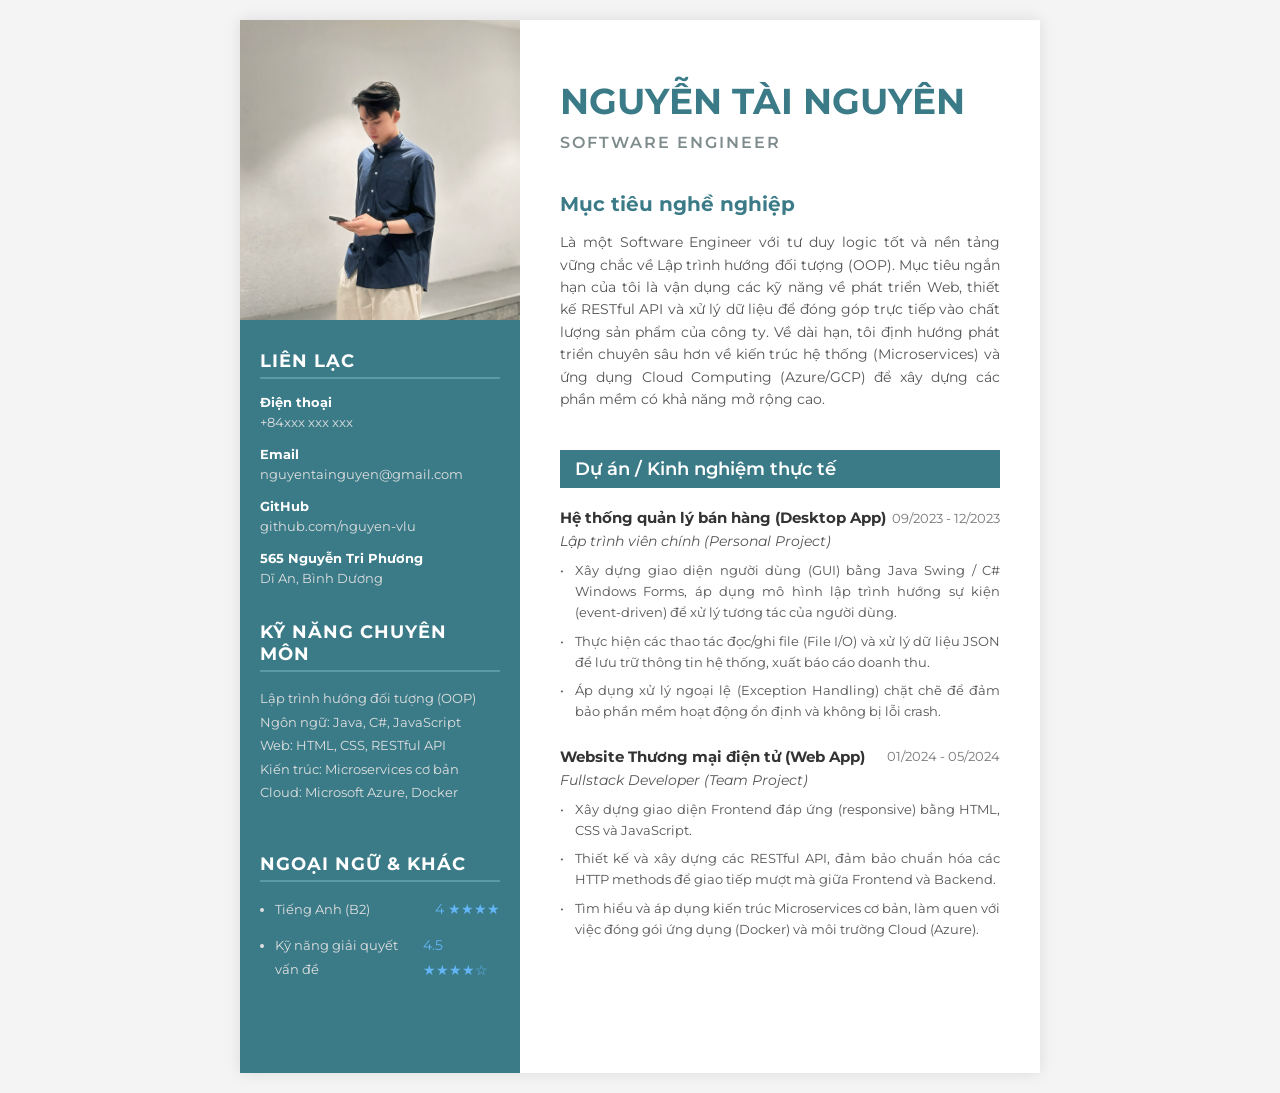
<file: index.html>
<!DOCTYPE html>
<html lang="vi">
<head>
    <meta charset="UTF-8">
    <meta name="viewport" content="width=device-width, initial-scale=1.0">
    <title>CV - Lập trình viên</title>
    <style>
        @import url('https://fonts.googleapis.com/css2?family=Montserrat:ital,wght@0,400;0,600;0,700;1,400&display=swap');

        * {
            box-sizing: border-box;
            margin: 0;
            padding: 0;
        }

        body {
            font-family: 'Montserrat', sans-serif;
            background-color: #f4f4f4;
            display: flex;
            justify-content: center;
            padding: 20px;
        }

        .cv-container {
            width: 800px;
            background-color: #ffffff;
            display: flex;
            box-shadow: 0 0 15px rgba(0, 0, 0, 0.1);
        }

        /* --- Cột trái (Sidebar) --- */
        .sidebar {
            width: 35%;
            background-color: #3b7b88;
            color: #ffffff;
            padding-bottom: 30px;
        }

        .profile-pic {
            width: 100%;
            height: auto;
            display: block;
        }

        .sidebar-content {
            padding: 30px 20px;
        }

        .sidebar-title {
            font-size: 18px;
            text-transform: uppercase;
            font-weight: 700;
            margin-bottom: 15px;
            border-bottom: 2px solid #5a9ba7;
            padding-bottom: 5px;
            letter-spacing: 1px;
        }

        .contact-item {
            margin-bottom: 15px;
        }

        .contact-label {
            font-weight: 700;
            font-size: 13px;
            margin-bottom: 3px;
        }

        .contact-text {
            font-size: 13px;
            color: #e0e0e0;
            line-height: 1.4;
        }

        .skill-list {
            list-style-type: none;
            font-size: 13px;
            line-height: 1.8;
            color: #e0e0e0;
            margin-bottom: 30px;
        }

        .skill-list-bullets {
            list-style-type: disc;
            padding-left: 15px;
        }

        .software-skill {
            display: flex;
            justify-content: space-between;
            align-items: center;
            margin-bottom: 10px;
            font-size: 13px;
            color: #e0e0e0;
        }

        .stars {
            color: #64b5f6;
            font-size: 14px;
        }

        /* --- Cột phải (Main Content) --- */
        .main-content {
            width: 65%;
            padding: 40px;
        }

        .header {
            margin-bottom: 40px;
            margin-top: 20px;
        }

        .name {
            font-size: 36px;
            color: #3b7b88;
            text-transform: uppercase;
            line-height: 1.2;
            margin-bottom: 10px;
        }

        .job-title {
            font-size: 16px;
            color: #7f8c8d;
            text-transform: uppercase;
            letter-spacing: 2px;
            font-weight: 600;
        }

        .section-title-main {
            font-size: 20px;
            color: #3b7b88;
            font-weight: 700;
            margin-bottom: 15px;
        }

        .section-title-bg {
            background-color: #3b7b88;
            color: #ffffff;
            padding: 8px 15px;
            font-size: 18px;
            font-weight: 600;
            margin-bottom: 20px;
        }

        .objective-text {
            font-size: 14px;
            line-height: 1.6;
            color: #555;
            margin-bottom: 40px;
            text-align: justify;
        }

        .job-entry {
            margin-bottom: 25px;
        }

        .job-header {
            display: flex;
            justify-content: space-between;
            align-items: center;
            margin-bottom: 5px;
        }

        .company-name {
            font-weight: 700;
            font-size: 15px;
            color: #333;
        }

        .job-date {
            font-size: 13px;
            color: #777;
        }

        .job-role {
            font-style: italic;
            font-size: 14px;
            color: #555;
            margin-bottom: 10px;
        }

        .job-description {
            list-style-type: none;
            padding-left: 0;
        }

        .job-description li {
            position: relative;
            padding-left: 15px;
            font-size: 13px;
            line-height: 1.6;
            color: #555;
            margin-bottom: 8px;
            text-align: justify;
        }

        .job-description li::before {
            content: "•";
            position: absolute;
            left: 0;
            color: #555;
        }
    </style>
</head>
<body>

    <div class="cv-container">
        
        <div class="sidebar">
            <img src="z7631993778993_e1167d0ceed795b29718de0225dc4d7f.jpg" alt="Profile Picture" class="profile-pic">
            
            <div class="sidebar-content">
                <h2 class="sidebar-title">Liên lạc</h2>
                
                <div class="contact-item">
                    <div class="contact-label">Điện thoại</div>
                    <div class="contact-text">+84xxx xxx xxx</div>
                </div>
                
                <div class="contact-item">
                    <div class="contact-label">Email</div>
                    <div class="contact-text">nguyentainguyen@gmail.com</div>
                </div>
                
                <div class="contact-item">
                    <div class="contact-label">GitHub</div>
                    <div class="contact-text">github.com/nguyen-vlu</div>
                </div>
                
                <div class="contact-item">
                    <div class="contact-label">565 Nguyễn Tri Phương</div>
                    <div class="contact-text">Dĩ An, Bình Dương</div>
                </div>

                <br>
                <h2 class="sidebar-title">Kỹ năng chuyên môn</h2>
                <ul class="skill-list">
                    <li>Lập trình hướng đối tượng (OOP)</li>
                    <li>Ngôn ngữ: Java, C#, JavaScript</li>
                    <li>Web: HTML, CSS, RESTful API</li>
                    <li>Kiến trúc: Microservices cơ bản</li>
                    <li>Cloud: Microsoft Azure, Docker</li>
                </ul>

                <br>
                <h2 class="sidebar-title">Ngoại ngữ & Khác</h2>
                <ul class="skill-list skill-list-bullets">
                    <li>
                        <div class="software-skill">
                            <span>Tiếng Anh (B2)</span>
                            <span class="stars">4 ★★★★</span>
                        </div>
                    </li>
                    <li>
                        <div class="software-skill">
                            <span>Kỹ năng giải quyết vấn đề</span>
                            <span class="stars">4.5 ★★★★☆</span>
                        </div>
                    </li>
                </ul>
            </div>
        </div>

        <div class="main-content">
            <div class="header">
                <h1 class="name">Nguyễn Tài Nguyên</h1>
                <div class="job-title">SOFTWARE ENGINEER</div>
            </div>

            <div class="section">
                <h2 class="section-title-main">Mục tiêu nghề nghiệp</h2>
                <p class="objective-text">Là một Software Engineer với tư duy logic tốt và nền tảng vững chắc về Lập trình hướng đối tượng (OOP). Mục tiêu ngắn hạn của tôi là vận dụng các kỹ năng về phát triển Web, thiết kế RESTful API và xử lý dữ liệu để đóng góp trực tiếp vào chất lượng sản phẩm của công ty. Về dài hạn, tôi định hướng phát triển chuyên sâu hơn về kiến trúc hệ thống (Microservices) và ứng dụng Cloud Computing (Azure/GCP) để xây dựng các phần mềm có khả năng mở rộng cao.</p>
            </div>

            <div class="section">
                <h2 class="section-title-bg">Dự án / Kinh nghiệm thực tế</h2>
                
                <div class="job-entry">
                    <div class="job-header">
                        <span class="company-name">Hệ thống quản lý bán hàng (Desktop App)</span>
                        <span class="job-date">09/2023 - 12/2023</span>
                    </div>
                    <div class="job-role">Lập trình viên chính (Personal Project)</div>
                    <ul class="job-description">
                        <li>Xây dựng giao diện người dùng (GUI) bằng Java Swing / C# Windows Forms, áp dụng mô hình lập trình hướng sự kiện (event-driven) để xử lý tương tác của người dùng.</li>
                        <li>Thực hiện các thao tác đọc/ghi file (File I/O) và xử lý dữ liệu JSON để lưu trữ thông tin hệ thống, xuất báo cáo doanh thu.</li>
                        <li>Áp dụng xử lý ngoại lệ (Exception Handling) chặt chẽ để đảm bảo phần mềm hoạt động ổn định và không bị lỗi crash.</li>
                    </ul>
                </div>

                <div class="job-entry">
                    <div class="job-header">
                        <span class="company-name">Website Thương mại điện tử (Web App)</span>
                        <span class="job-date">01/2024 - 05/2024</span>
                    </div>
                    <div class="job-role">Fullstack Developer (Team Project)</div>
                    <ul class="job-description">
                        <li>Xây dựng giao diện Frontend đáp ứng (responsive) bằng HTML, CSS và JavaScript.</li>
                        <li>Thiết kế và xây dựng các RESTful API, đảm bảo chuẩn hóa các HTTP methods để giao tiếp mượt mà giữa Frontend và Backend.</li>
                        <li>Tìm hiểu và áp dụng kiến trúc Microservices cơ bản, làm quen với việc đóng gói ứng dụng (Docker) và môi trường Cloud (Azure).</li>
                    </ul>
                </div>
                
            </div>
        </div>
        
    </div>

</body>
</html>
</file>
